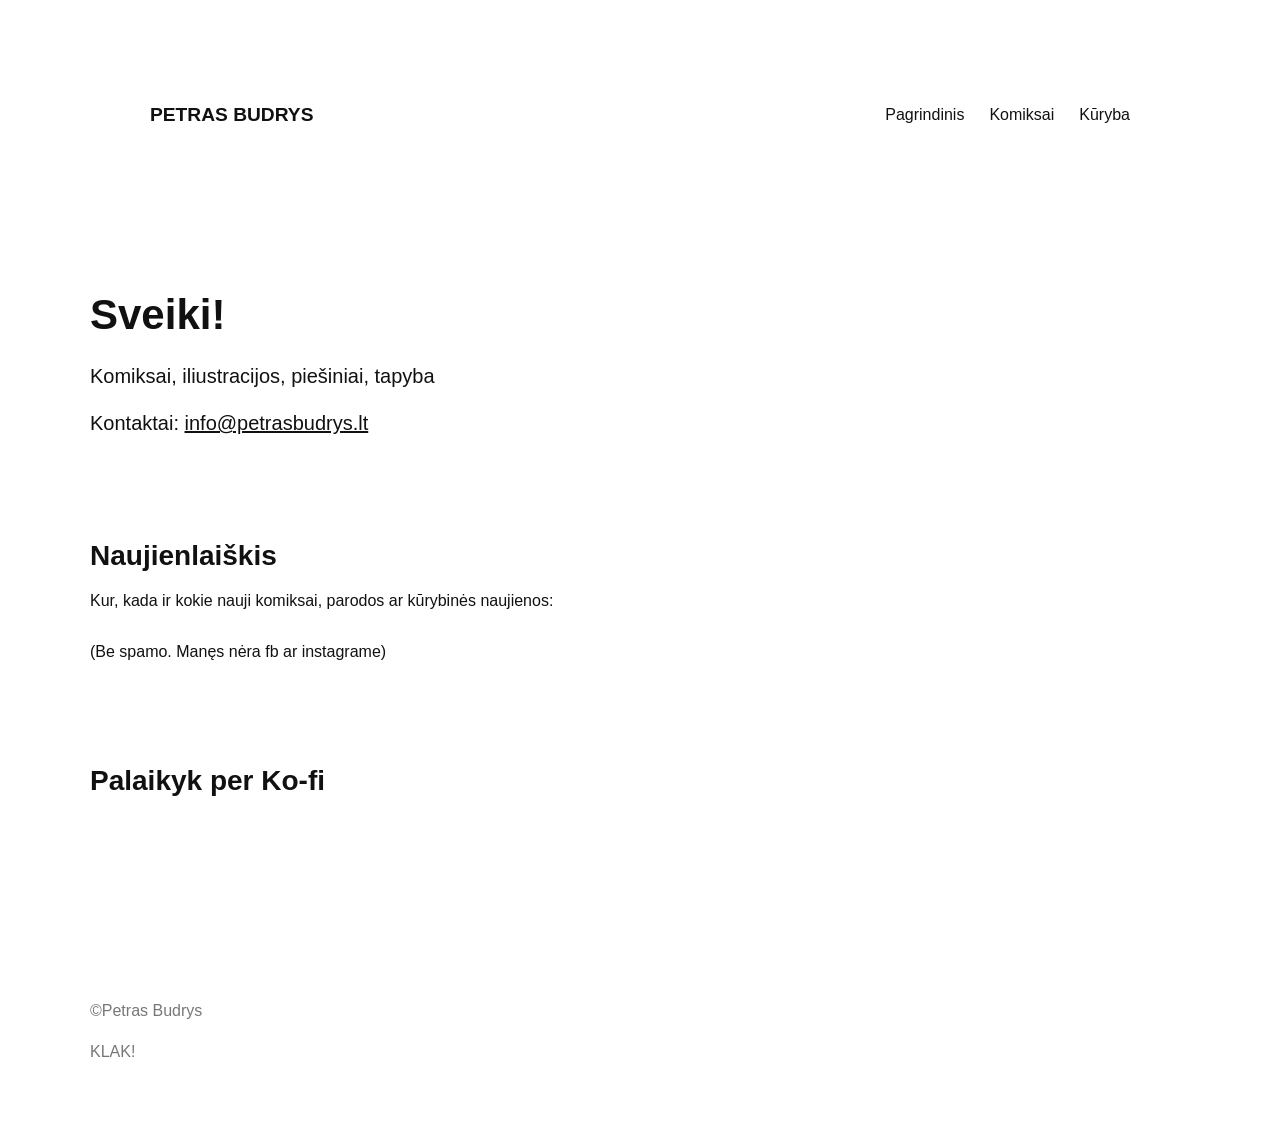
<file: index.html>
<!DOCTYPE html> <html lang="en"> <head> <meta charset="UTF-8"> <meta name="viewport" content="width=device-width, initial-scale=1.0">
<title>Petras Budrys</title>
<meta name="description" content="Komiksai, iliustracijos ir kūryba. P.B.">

<link rel="stylesheet" href="style.css">

</head> <body>
<header>
    <div id="site-header"></div>
</header>

<main>

    <section class="intro">
        <h1>Sveiki!</h1>

        <p>
            Komiksai, iliustracijos, piešiniai, tapyba
        </p>

        <p>
            Kontaktai:
            <a href="mailto:info@petrasbudrys.lt">
                info@petrasbudrys.lt
            </a>
        </p>
    </section>


    <section class="newsletter">
        <h2>Naujienlaiškis</h2>

        <p>
            Kur, kada ir kokie nauji komiksai, parodos ar kūrybinės naujienos: 
             </p>
           <p> (Be spamo. Manęs nėra fb ar instagrame)
        </p>

        <!-- KIT FORM -->
       <script async data-uid="2e689593c7" src="https://petras-budrys.kit.com/2e689593c7/index.js"></script>
    </section>


    <section class="support">
        <h2>Palaikyk per Ko-fi</h2>

        <script type='text/javascript' src='https://storage.ko-fi.com/cdn/widget/Widget_2.js'></script><script type='text/javascript'>kofiwidget2.init('Palaikyk per Ko-fi', '#000000', 'J1F627LL77');kofiwidget2.draw();</script> 

    </section>

</main>


<!-- Shared Footer Placeholder -->
<div id="footer-placeholder"></div>

<script src="script.js"></script>

<script>
    fetch('header.html')
        .then(response => response.text())
        .then(data => {
            document.getElementById('site-header').innerHTML = data;
        });
</script>

</body> </html>
</file>
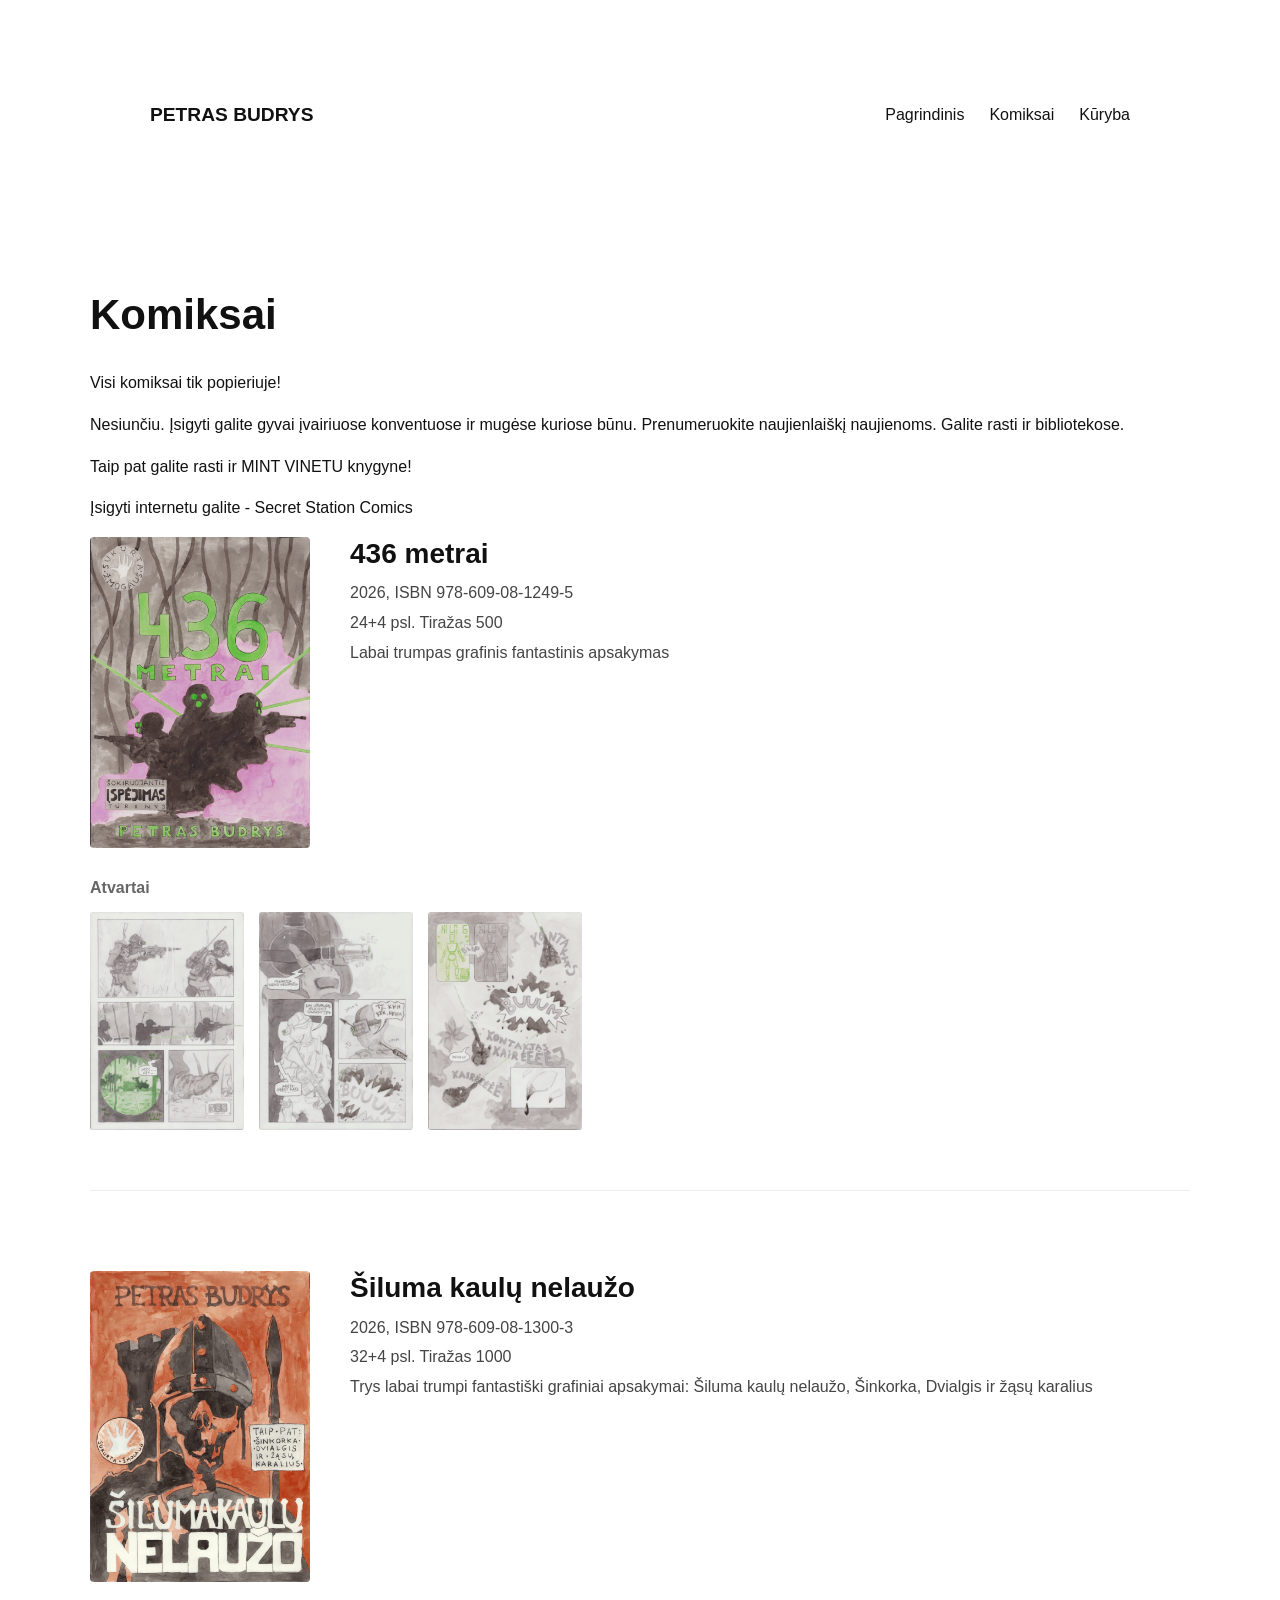
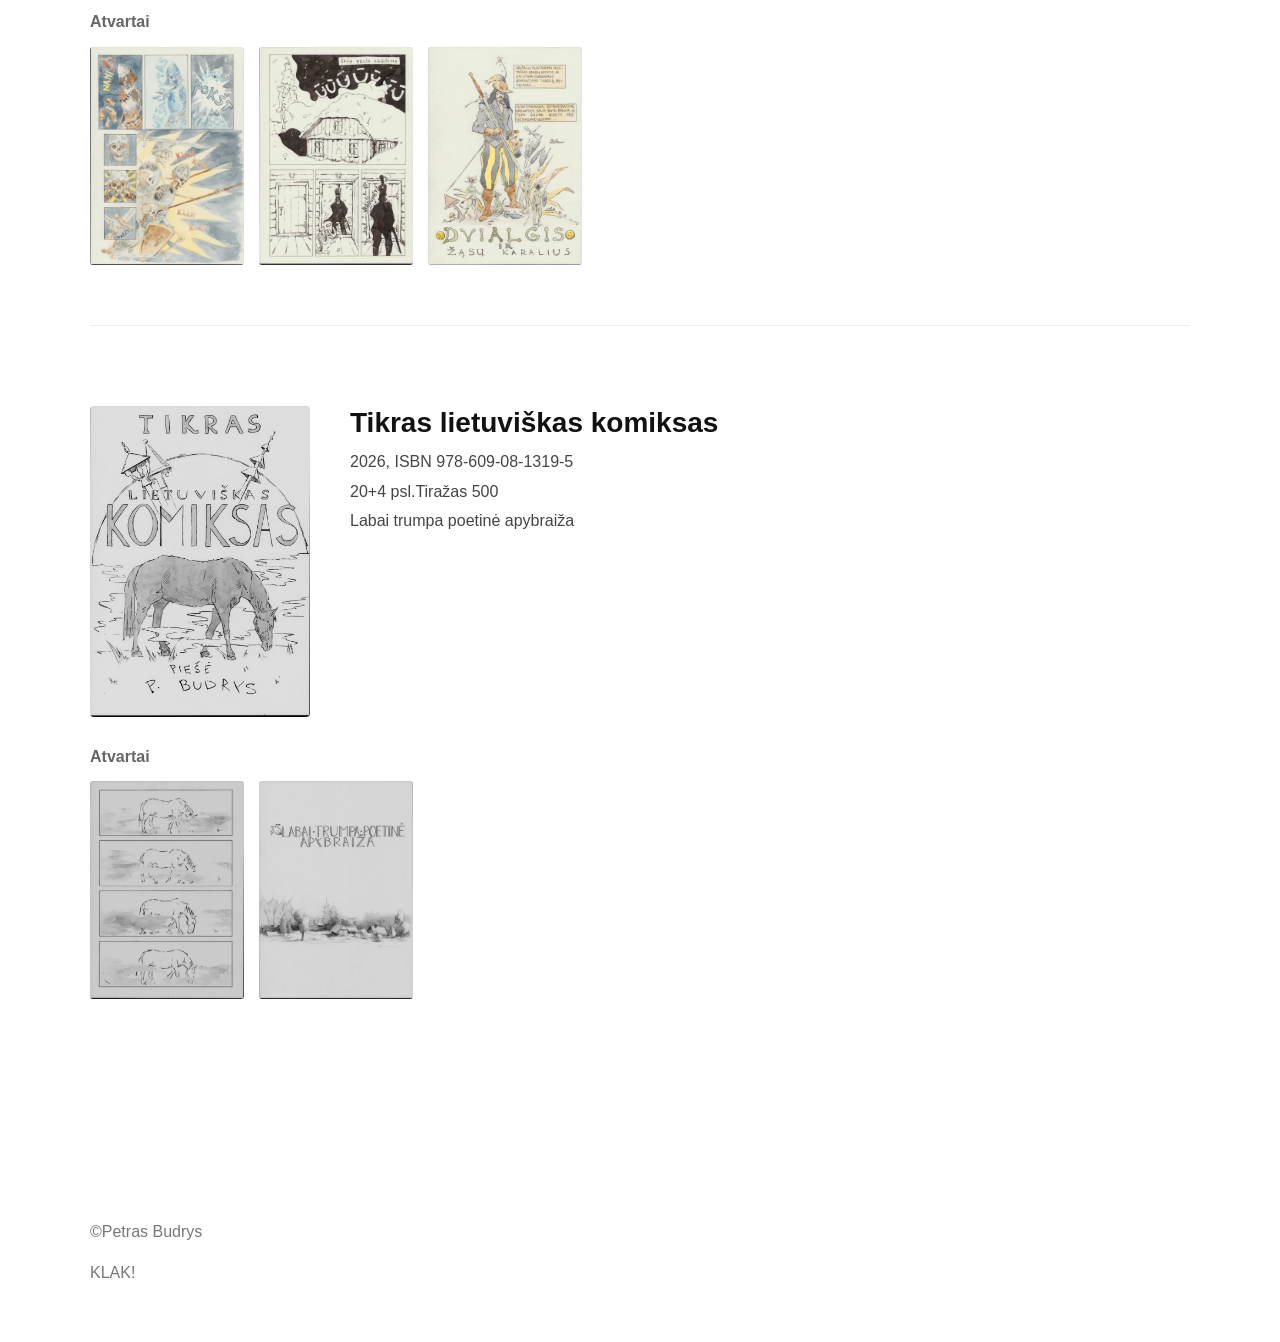
<file: comics.html>
<!DOCTYPE html>
<html lang="en">
<head>
    <meta charset="UTF-8">
    <meta name="viewport" content="width=device-width, initial-scale=1.0">
    <title>Komiksai</title>
    <link rel="stylesheet" href="style.css">
</head>
<body>

<header>
  <div id="site-header"></div>
  <script>
    fetch('header.html')
      .then(response => response.text())
      .then(data => document.getElementById('site-header').innerHTML = data);
  </script>
</header>

<main>
    <h1>Komiksai</h1>
    <p>Visi komiksai tik popieriuje! </p>
    <p> Nesiunčiu. Įsigyti galite gyvai įvairiuose konventuose ir mugėse kuriose būnu. Prenumeruokite naujienlaiškį naujienoms. Galite rasti ir bibliotekose.</p>
     <p> Taip pat galite rasti ir MINT VINETU knygyne!</p>
    <p> Įsigyti internetu galite - Secret Station Comics</p>
    <!-- COMIC 1 -->
    <section class="comic">
        <div class="comic-intro">
            <img
                src="images/comic-1-cover.jpg"
                alt="Cover of Comic Title"
                class="comic-cover"
            >
            <div class="comic-info">
                <h2>436 metrai</h2>
                <p>2026, ISBN 978-609-08-1249-5</p>
                <p>24+4 psl. Tiražas 500</p>
                <p>Labai trumpas grafinis fantastinis apsakymas</p>
               
            </div>
        </div>

        <h3>Atvartai</h3>

        <div class="comic-pages">
            <img src="images/comic-1-page-01.jpg" alt="Comic sample page 1">
            <img src="images/comic-1-page-02.jpg" alt="Comic sample page 2">
            <img src="images/comic-1-page-03.jpg" alt="Comic sample page 3">
        </div>
    </section>

    <!-- COMIC 2 -->
    <section class="comic">
        <div class="comic-intro">
            <img
                src="images/comic-2-cover.jpg"
                alt="Cover of Comic Title"
                class="comic-cover"
            >
            <div class="comic-info">
                <h2>Šiluma kaulų nelaužo</h2>
                <p>2026, ISBN 978-609-08-1300-3</p>
                <p>32+4 psl. Tiražas 1000</p>
                <p>Trys labai trumpi fantastiški grafiniai apsakymai: Šiluma kaulų nelaužo, Šinkorka, Dvialgis ir žąsų karalius</p>
            </div>
        </div>

        <h3>Atvartai</h3>

        <div class="comic-pages">
            <img src="images/comic-2-page-01.jpg" alt="Comic sample page 1">
            <img src="images/comic-2-page-02.jpg" alt="Comic sample page 2">
            <img src="images/comic-2-page-03.jpg" alt="Comic sample page 3">
        </div>
    </section>

    <!-- COMIC 3 -->
    <section class="comic">
        <div class="comic-intro">
            <img
                src="images/comic-3-cover.jpg"
                alt="Cover of Comic Title"
                class="comic-cover"
            >
            <div class="comic-info">
                <h2>Tikras lietuviškas komiksas</h2>
                <p>2026, ISBN 978-609-08-1319-5</p>
                <p>20+4 psl.Tiražas 500</p>
                <p>Labai trumpa poetinė apybraiža</p>
            </div>
        </div>

        <h3>Atvartai</h3>

        <div class="comic-pages">
            <img src="images/comic-3-page-01.jpg" alt="Comic sample page 1">
            <img src="images/comic-3-page-02.jpg" alt="Comic sample page 2">
        </div>
    </section>

</main>

<!-- Shared Footer Placeholder -->
<div id="footer-placeholder"></div>

<script src="script.js"></script>
</body>
</html>
</file>
<file: style.css>
/* ==================================================
GLOBAL RESET
================================================== */

{
box-sizing: border-box;
}

html {
scroll-behavior: smooth;
}

body {
margin: 0;
padding: 0;
background: #ffffff;
color: #111111;
font-family: Arial, Helvetica, sans-serif;
line-height: 1.6;
}

img {
max-width: 100%;
}

/* ==================================================
SHARED PAGE WIDTH
================================================== */

header,
#site-header,
main,
footer {
width: min(1100px, calc(100% - 60px));
margin-left: auto;
margin-right: auto;
}

/* ==================================================
HEADER
================================================== */

header,
#site-header {
min-height: 80px;
padding: 25px 0;

display: flex;
justify-content: space-between;
align-items: center;


}

.logo {
color: #111111;
text-decoration: none;
font-weight: bold;
font-size: 1.2rem;
}

nav {
display: flex;
align-items: center;
gap: 25px;
}

nav a {
color: #111111;
text-decoration: none;
}

nav a:hover {
text-decoration: underline;
}

/* ==================================================
MAIN CONTENT
================================================== */

main {
padding-top: 60px;
padding-bottom: 80px;
}

/* ==================================================
TYPOGRAPHY
================================================== */

h1,
h2,
h3 {
line-height: 1.2;
}

h1 {
font-size: 42px;
margin-top: 0;
margin-bottom: 30px;
}

h2 {
font-size: 28px;
margin-top: 0;
}

p {
margin-top: 0;
}

/* ==================================================
LANDING PAGE
================================================== */

.intro {
max-width: 700px;
margin-bottom: 100px;
}

.intro h1 {
margin-bottom: 20px;
}

.intro p {
font-size: 20px;
margin-bottom: 15px;
}

.intro p:last-child {
margin-bottom: 0;
}

.intro a {
color: inherit;
}

/* ==================================================
NEWSLETTER
================================================== */

.newsletter {
width: 100%;
max-width: 650px;
margin-bottom: 100px;
}

.newsletter h2 {
margin-bottom: 15px;
}

.newsletter p {
margin-bottom: 25px;
}

/* ==================================================
SUPPORT / KO-FI
================================================== */

.support {
width: 100%;
max-width: 650px;
margin-bottom: 80px;
}

.support h2 {
margin-bottom: 25px;
}

.kofi-button {
display: flex;
align-items: center;
justify-content: flex-start;
margin-bottom: 25px;
}

.kofi-embed-wrapper {
width: 100%;
margin-top: 25px;
overflow: hidden;
}

.kofi-embed-wrapper iframe {
display: block;
width: 100%;
height: 712px;
border: none;
}

/* ==================================================
COMICS PAGE
================================================== */
/* COMICS */

/* COMICS */

.comic {
    margin-bottom: 80px;
    padding-bottom: 60px;
    border-bottom: 1px solid #eeeeee;
}

.comic:last-child {
    border-bottom: none;
    margin-bottom: 40px;
}

.comic-intro {
    display: flex;
    gap: 40px;
    align-items: start;
    margin-bottom: 30px;
}

/* Kept cover at 220px */
.comic-cover {
    width: 220px;
    max-width: 100%;
    height: auto;
    display: block;
    border-radius: 4px;
}

.comic-info h2 {
    margin-top: 0;
    margin-bottom: 10px;
}

.comic-info p {
    margin: 4px 0;
    color: #444444;
}

.comic h3 {
    font-size: 1.0rem;
    margin-bottom: 15px;
    color: #666666;
}

/* Sample pages set to 70% of cover size (~154px) */
.comic-pages {
    display: flex;
    flex-wrap: wrap;
    gap: 15px;
}

.comic-pages img {
    width: 154px; /* Exactly 70% of 220px cover */
    max-width: 100%;
    height: auto;
    display: block;
    border-radius: 3px;
}

/* Mobile responsive */
@media (max-width: 600px) {
    .comic-intro {
        flex-direction: column;
        gap: 20px;
    }

    .comic-pages img {
        width: 130px;
    }
}

/* ==================================================
ARTWORK PAGE
================================================== */

/* ==================================================
   ARTWORK PAGE
================================================== */

.work-section {
    width: 100%;
    margin: 0 0 80px;
}

.section-title {
    width: 100%;
    font-size: 1.5rem;
    font-weight: 600;
    margin: 0 0 25px;
    padding-bottom: 10px;
    border-bottom: 1px solid #eeeeee;
}

.image-grid {
    width: 100%;
    display: grid;
    grid-template-columns: repeat(3, minmax(0, 1fr));
    gap: 25px;
}

.image-grid img {
    width: 100%;
    height: auto;
    display: block;
    object-fit: cover;
    border-radius: 4px;
    transition: opacity 0.2s ease;
}

.image-grid img:hover {
    opacity: 0.85;
}


/* ==================================================
FOOTER
================================================== */

footer {
padding-top: 40px;
padding-bottom: 40px;
color: #777777;
}

/* ==================================================
TABLET
================================================== */

@media (max-width: 900px) {

header,
#site-header,
main,
footer {
    width: min(100% - 40px, 700px);
}

main {
    padding-top: 50px;
    padding-bottom: 60px;
}

.comic-intro {
    grid-template-columns: minmax(220px, 350px) minmax(0, 1fr);
    gap: 40px;
}

.image-grid {
    grid-template-columns: repeat(2, minmax(0, 1fr));
}


}

/* ==================================================
MOBILE
================================================== */

@media (max-width: 700px) {

header,
#site-header {
    width: calc(100% - 30px);
    min-height: auto;
    padding: 20px 0;

    flex-direction: column;
    align-items: flex-start;
    gap: 15px;
}

nav {
    width: 100%;
    flex-wrap: wrap;
    gap: 10px 18px;
}

main {
    width: calc(100% - 30px);
    padding-top: 40px;
    padding-bottom: 50px;
}

footer {
    width: calc(100% - 30px);
}

h1 {
    font-size: 34px;
    margin-bottom: 25px;
}

h2 {
    font-size: 25px;
}

.intro {
    margin-bottom: 70px;
}

.intro p {
    font-size: 18px;
}

.newsletter {
    margin-bottom: 70px;
}

.support {
    margin-bottom: 50px;
}

.comic-intro {
    grid-template-columns: 1fr;
    gap: 30px;
    margin-bottom: 45px;
}

.comic-cover {
    max-width: 500px;
}

.comic-pages {
    grid-template-columns: 1fr;
    gap: 20px;
}

.image-grid {
    grid-template-columns: repeat(2, minmax(0, 1fr));
    gap: 12px;
}


}

/* ==================================================
SMALL PHONES
================================================== */

@media (max-width: 450px) {

header,
#site-header,
main,
footer {
    width: calc(100% - 24px);
}

nav {
    gap: 8px 15px;
}

h1 {
    font-size: 30px;
}

.image-grid {
    grid-template-columns: 1fr;
    gap: 15px;
}

.kofi-embed-wrapper iframe {
    height: 650px;
}


}
img {
  image-orientation: from-image;
}
</file>
